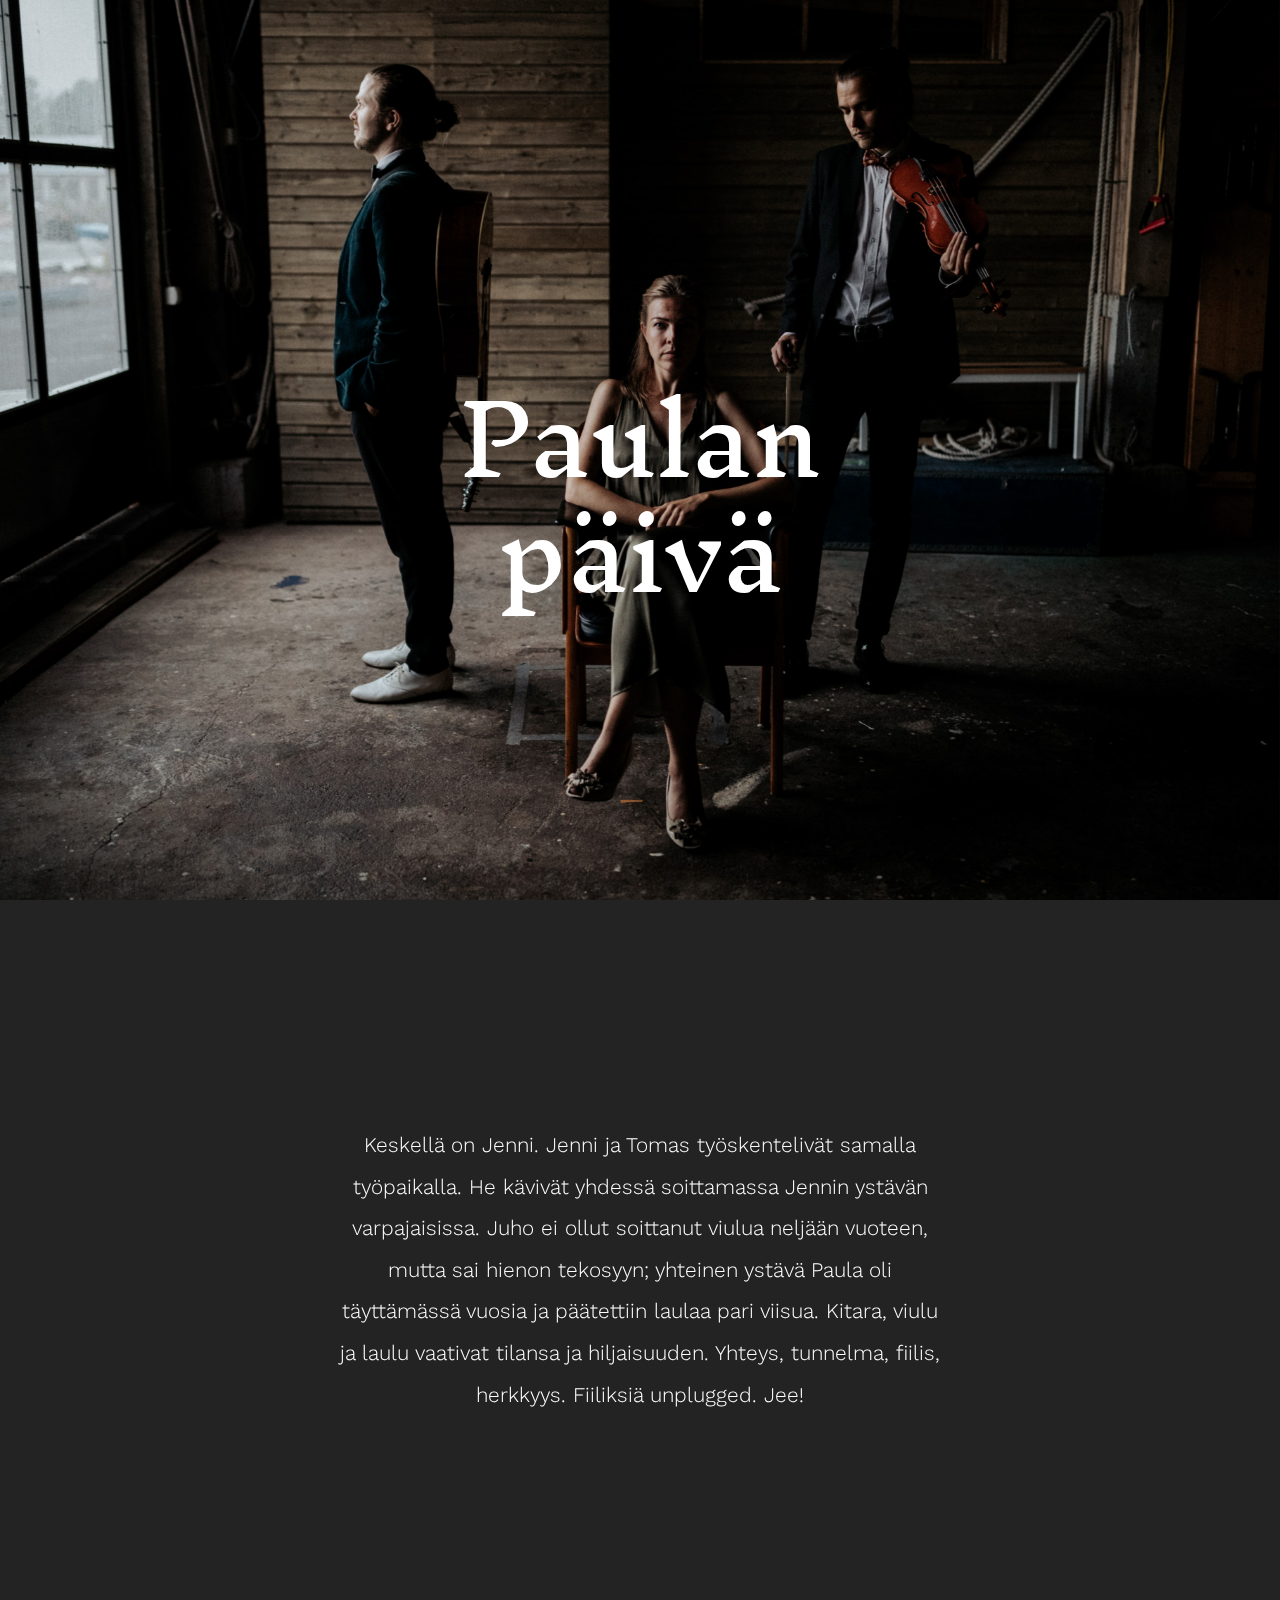
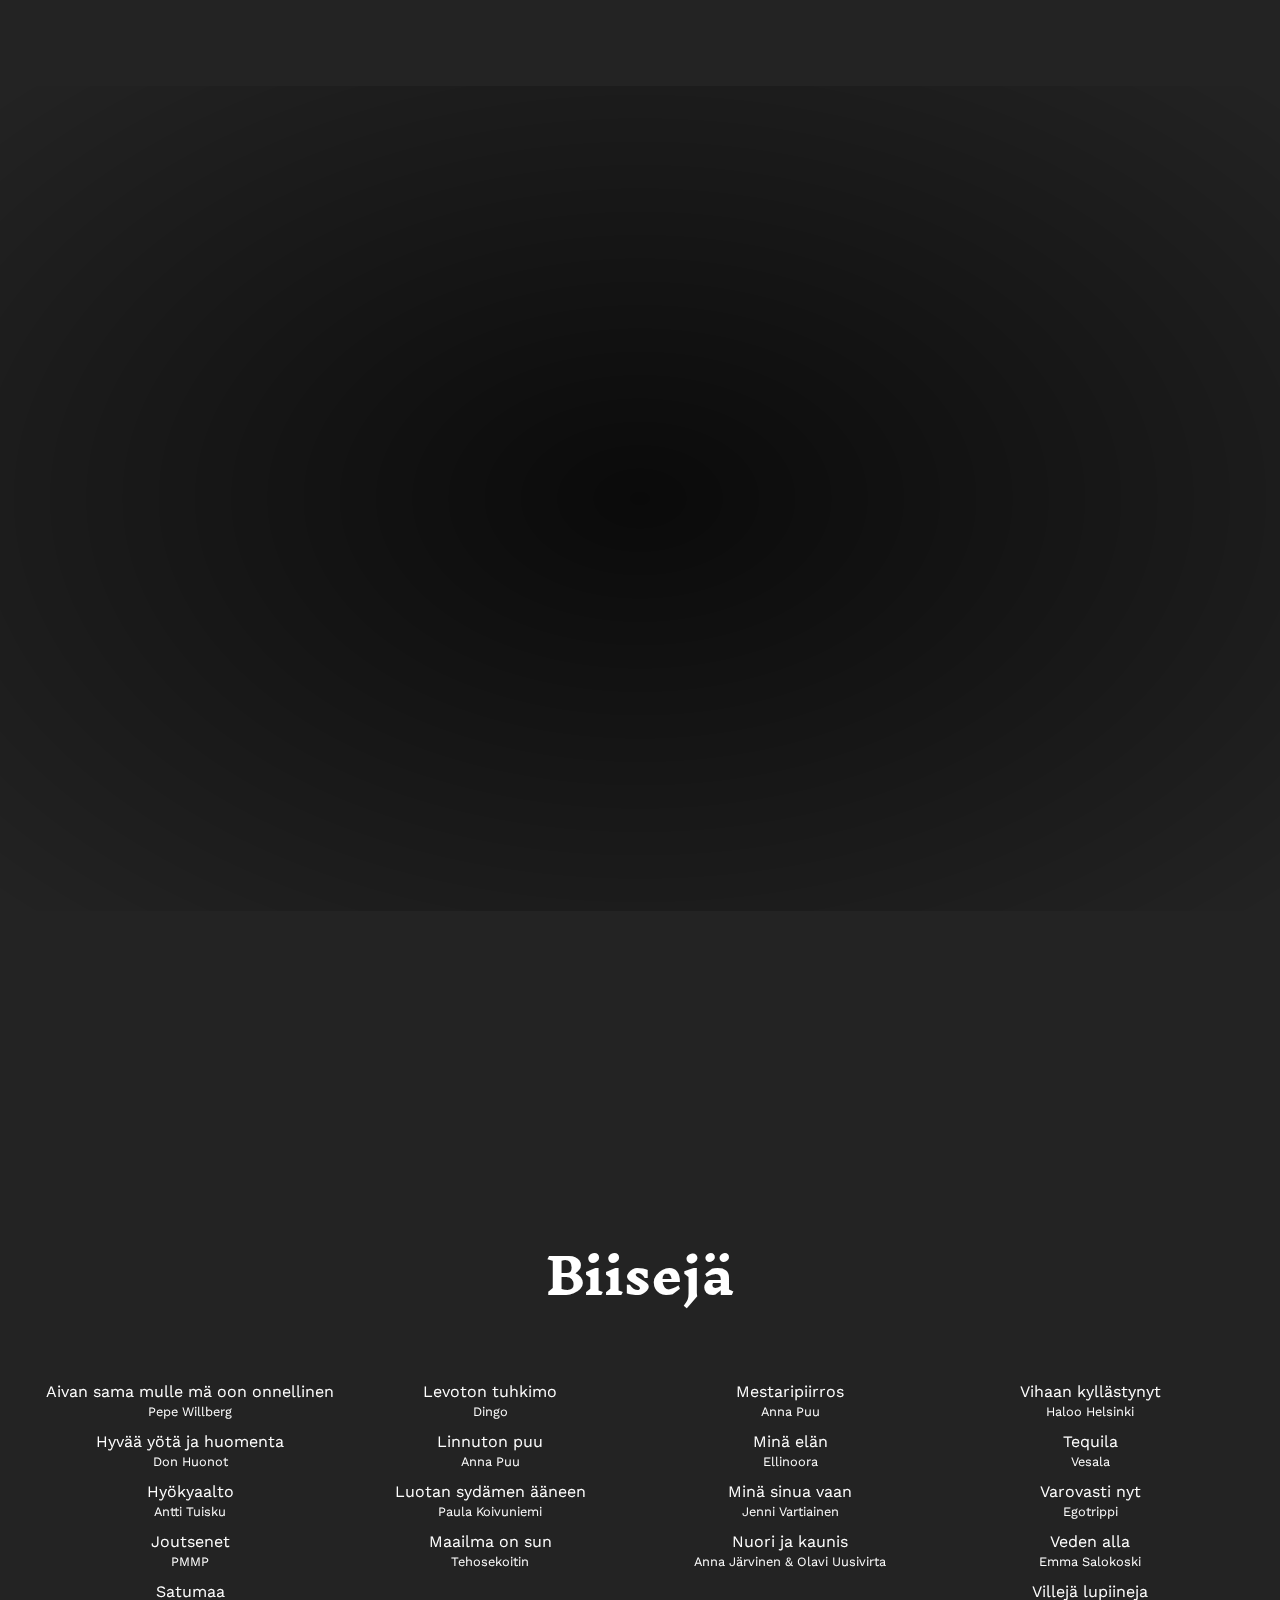
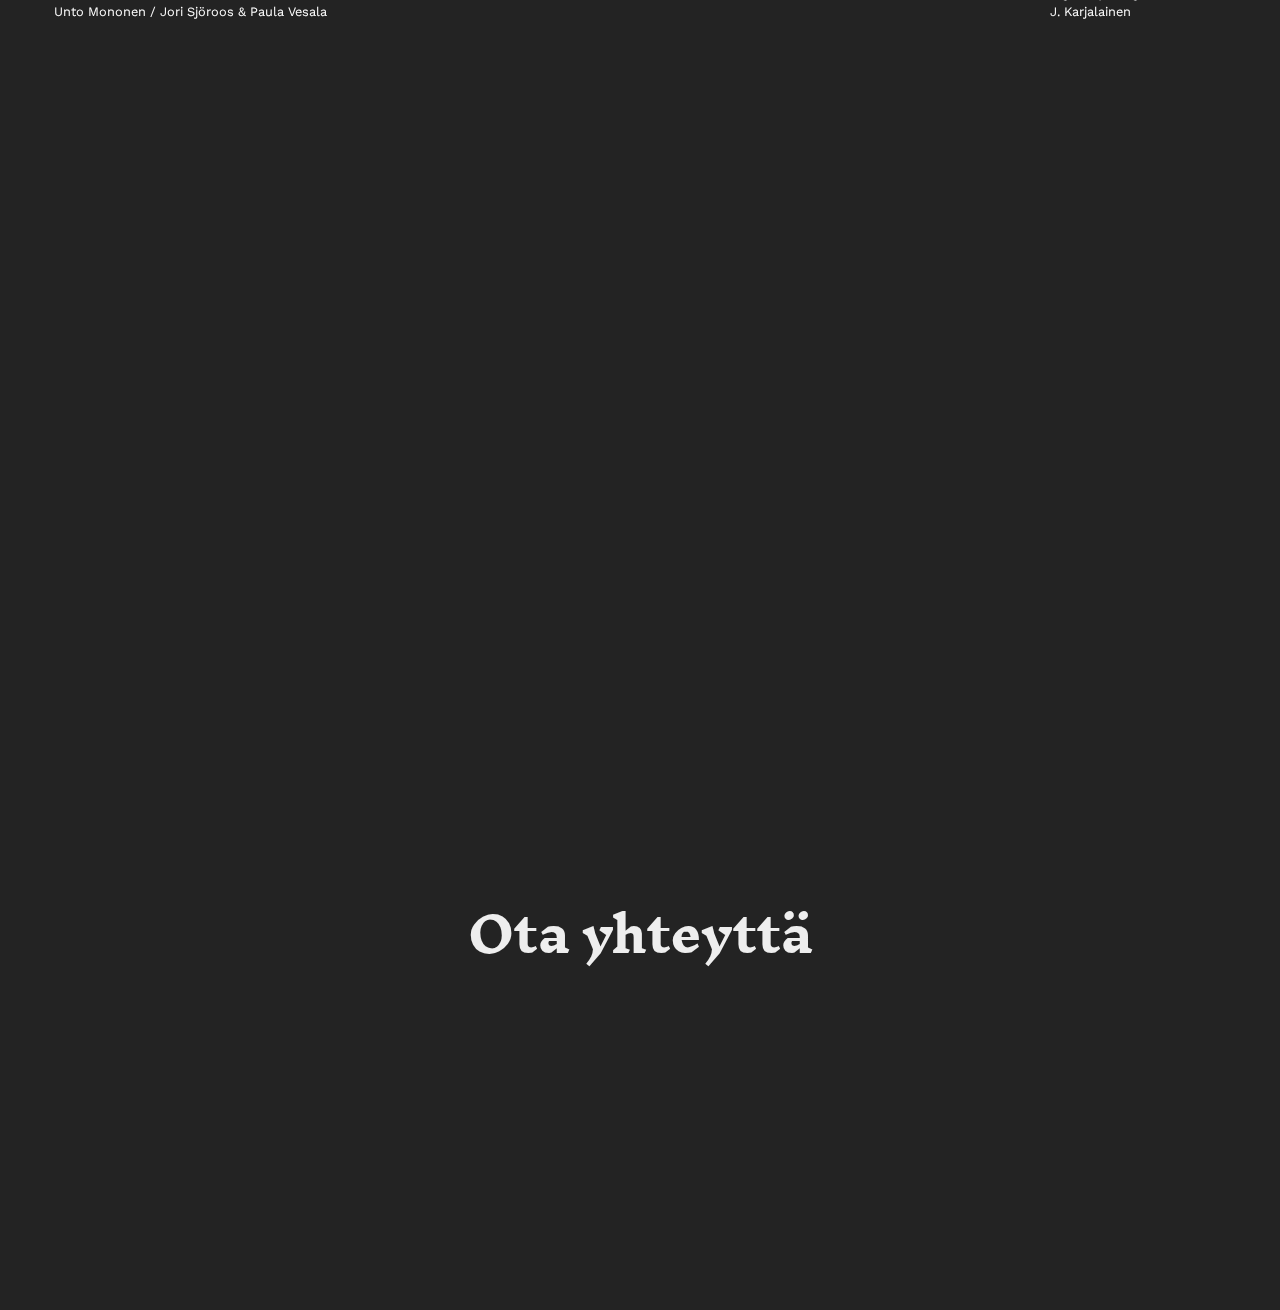
<file: index.html>
<head>
	<title>Paulan Päivä</title>
	<link rel="stylesheet" type="text/css" href="pp1.css">
</head>
<body>
	<div id="hero-image"></div>
	<!-- <div class="section-light" id="quote">
	<div id="hero-image">
		<div id="hero-text">Paulan päivä</div>
	</div>
	<div class="section-light" id="quote">
		<div class="quote-div">
			<p class="quote">“FB-HEHKUTUKSESTA QUOTE”</p>
			<p class="quoter">Paula Poukka (useat syntymäpäiväjuhlat)</p>
		</div>
		<div class="quote-div">
			<p class="quote">“QUOTE”</p>
			<p class="quoter">Liisa Kannisto & Petri Vilén (hääpari)</p>
		</div>
		<div class="quote-div">
			<p class="quote">“Monet vieraat hehkuttivat koko illan teidän herkkyyttänne ja taitojanne. Lisäksi olen kuluneen viikon aikana jutellut yhden jos toisenkin juhlijan kanssa, ja teitä on poikkeuksetta kehuttu. Teitte hyvän vaikutuksen ja annoitte juhlille juuri sen tunteellisuuden, jota hain. Kiitos!”</p>
			<p class="quoter">Mika Martikainen (50-vuotisjuhlat)</p>
		</div>
		<div class="quote-div">
			<p class="quote">"QUOTE”</p>
			<p class="quoter">Hanna & Tommi Toivonen (hääpari)</p>
		</div>
		<div class="quote-div">
			<p class="quote">“QUOTE”</p>
			<p class="quoter">Otto Pesola (akateemiset vuosijuhlat)</p>
		</div>
		<div class="quote-div">
			<p class="quote">“QUOTE”</p>
			<p class="quoter">Linda ### & Jäbän nimi (hääpari)</p>
		</div>
		<div class="quote-div">
			<p class="quote">“QUOTE”</p>
			<p class="quoter">Jäbän nimi (40-vuotisjuhla, yllätysnumero)</p>
		</div>
		<div class="quote-div">
			<p class="quote">“QUOTE”</p>
			<p class="quoter">Alex Helaniemi (syntymäpäiväjuhlat)</p>
		</div>
	</div> -->
	<div class="hero-empty-box">
		<div id="hero-text">Paulan päivä</div>
	</div>
	<div class="content-box">
		<div class="section">
			<div class="story-box">
				Keskellä on Jenni. Jenni ja Tomas työskentelivät samalla työpaikalla.
				He kävivät yhdessä soittamassa Jennin ystävän varpajaisissa.
				Juho ei ollut soittanut viulua neljään vuoteen, mutta sai hienon tekosyyn;
				yhteinen ystävä Paula oli täyttämässä vuosia ja päätettiin laulaa pari viisua.
				Kitara, viulu ja laulu vaativat tilansa ja hiljaisuuden.
				Yhteys, tunnelma, fiilis, herkkyys.
				Fiiliksiä unplugged. Jee!
			</div>
		</div>
		<div class="section">
			<div id="video-grid-container">
				<div class="video-grid-item">
					<div class='embed-container'><iframe src='https://www.youtube.com/embed/ojYmJfMO6wE' frameborder='0' allowfullscreen></iframe>
					</div>
					<!-- <iframe width="560" height="315" src="
					https://www.youtube.com/embed/ojYmJfMO6wE?modestbranding=1;controls=1;showinfo=1;rel=0;fs=1" frameborder="0" allow="accelerometer; autoplay; encrypted-media; gyroscope; picture-in-picture" allowfullscreen></iframe> -->
				</div>
			</div>
		</div>
		<div class="section">
			<h1 id="biisit-h1">Biisejä</h1>
			<div class="biisit-grid-con1">
				<div class="biisit-grid-con2">
					<div class="biisit-grid-item">
						<p class="biisi">Aivan sama mulle mä oon onnellinen</p>
						<p class="artisti">Pepe Willberg</p>
						<!-- <p class="biisi">Aurinko</p>
						<p class="artisti">Reino & The Rhinos</p> -->
						<p class="biisi">Hyvää yötä ja huomenta</p>
						<p class="artisti">Don Huonot</p>
						<p class="biisi">Hyökyaalto</p>
						<p class="artisti">Antti Tuisku</p>
						<!-- <p class="biisi">Jäätelökesä</p>
						<p class="artisti">Maarit Hurmerinta</p> -->
						<p class="biisi">Joutsenet</p>
						<p class="artisti">PMMP</p>
						<p class="biisi">Satumaa</p>
						<p class="artisti">Unto Mononen / Jori Sjöroos & Paula Vesala</p>
					</div>
					<div class="biisit-grid-item">
						<!-- <p class="biisi">Kemiaa</p>
						<p class="artisti">Neon 2</p> -->
						<!-- <p class="biisi">Lähtisitkö</p>
						<p class="artisti">Pave Maijanen</p> -->
						<p class="biisi">Levoton tuhkimo</p>
						<p class="artisti">Dingo</p>
						<p class="biisi">Linnuton puu</p>
						<p class="artisti">Anna Puu</p>
						<p class="biisi">Luotan sydämen ääneen</p>
						<p class="artisti">Paula Koivuniemi</p>
						<p class="biisi">Maailma on sun</p>
						<p class="artisti">Tehosekoitin</p>
					</div>
				</div>
				<div class="biisit-grid-con2">
					<div class="biisit-grid-item">
						<p class="biisi">Mestaripiirros</p>
						<p class="artisti">Anna Puu</p>
						<p class="biisi">Minä elän</p>
						<p class="artisti">Ellinoora</p>
						<p class="biisi">Minä sinua vaan</p>
						<p class="artisti">Jenni Vartiainen</p>
						<!-- <p class="biisi">Mysteriet</p>
						<p class="artisti">Aki Sirkesalo, Lisa Nilsson</p> -->
						<!-- <p class="biisi">Naispaholainen</p>
						<p class="artisti">Aki Sirkesalo</p> -->
						<p class="biisi">Nuori ja kaunis</p>
						<p class="artisti">Anna Järvinen & Olavi Uusivirta</p>
					</div>
					<div class="biisit-grid-item">
						<p class="biisi">Vihaan kyllästynyt</p>
						<p class="artisti">Haloo Helsinki</p>
						<p class="biisi">Tequila</p>
						<p class="artisti">Vesala</p>
						<p class="biisi">Varovasti nyt</p>
						<p class="artisti">Egotrippi</p>
						<p class="biisi">Veden alla</p>
						<p class="artisti">Emma Salokoski</p>
						<p class="biisi">Villejä lupiineja</p>
						<p class="artisti">J. Karjalainen</p>
					</div>
				</div>
			</div>
		</div>
		<div class="section">
			<div class="soundcloud-player" style="width:80%; max-width:600; margin:0 auto;">
				<iframe width="100%" height="300" scrolling="yes" frameborder="no" allow="autoplay" src="https://w.soundcloud.com/player/?url=https%3A//api.soundcloud.com/playlists/712647168&color=%23ff5500&auto_play=false&hide_related=false&show_comments=true&show_user=true&show_reposts=false&show_teaser=true&visual=true"></iframe>
			</div>
		</div>
		<div class="section">
			<a id="email" href="mailto:tomas.kukkonen@gmail.com">Ota yhteyttä</a>
		</div>
	<div id="footer"></div>
</body>
</file>
<file: pp1.css>
@import url('https://fonts.googleapis.com/css?family=Frank+Ruhl+Libre|Open+Sans');
@import url('https://fonts.googleapis.com/css?family=Alata|Didact+Gothic|Inknut+Antiqua:300,400,500,600,700,800,900|Josefin+Sans:400,400i,600,600i,700,700i|Nova+Cut|Reenie+Beanie|Work+Sans:400,500,600,700,800,900|ZCOOL+XiaoWei&display=swap');

body{
	font-family: 'Work sans', sans-serif;
	color: #FFFFFF;
	background-color: #333333;
	text-align: center;
	margin: 0;
}

#header{
	padding-top: 35px;
	font-size: 1.2em;
	color: white;
}

#hero-image{
	background-image: url("Resources/1920_PP.jpg");
	min-width: 100%;
	min-height: 100vh;
	background-position: 50%;
	background-position-y: 10%;
	background-repeat: no-repeat;
	background-size: cover;
	margin-bottom: 40;
	position: fixed;
	z-index: -1;
}

#hero-text {
	/* font-family: 'Alata', sans-serif; */
	/* font-family: 'Josefin Sans', sans-serif; */
	font-family: 'Inknut Antiqua', serif;
	/* font-family: 'Frank Ruhl Libre', serif; */
	/* font-family: 'Work Sans', sans-serif; */
	/* font-family: 'ZCOOL XiaoWei', serif; */
	/* font-family: 'Nova Cut', cursive; */
	font-size: 6em;
	line-height: 1.2em;
	position: absolute;
	top: 55%;
	left: 50%;
	transform: translate(-50%, -50%);
	color: white;
}


#quote {
	width: 90%;
	margin: auto;
	max-width: 600;
}

.hero-empty-box{
	width: 100%;
	height: 100vh;
}

.content-box{
	background: rgba(0, 0, 0, .3);
	/* filter: opacity(90%); */
	margin-bottom: 0px;
}

.quotes {
	width: 90%;
	margin-left: auto;
	margin-right: auto;
	font-style: italic;
	font-size: 1.2em;
}

.quoter {
	margin-top: -10;
	font-family: 'Frank Ruhl Libre', serif;
	font-style: italic;
	font-size: 0.9em;
}

#video-grid-container {
	display: grid;
	margin: auto;
	max-width: 1200;
	grid-template-columns: repeat(auto-fit, minmax(560px, 1fr));
	padding: 100px;
	background: radial-gradient(rgba(0, 0, 0, 0.7),rgba(0, 0, 0, 0));
}

.embed-container {
	position: relative;
	padding-bottom: 56.25%;
	height: 0;
	overflow: hidden;
	max-width: 100%;
}

.embed-container iframe, .embed-container object, .embed-container embed {
	position: absolute;
	top: 0;
	left: 0;
	width: 100%;
	height: 100%;
}

.video-grid-item {

	padding: 20px;
	font-size: 30px;
}

.youtube-clip {
	width:80%;
	max-width: 1080px;
	min-width: 360px;
	margin:0 auto;
}

.section{
	padding: 15vh 0px;
}

.story-box{
	max-width: 600px;
	padding-top: 10vh;
	padding-left: 30px;
	padding-right: 30px;
	margin: 0px auto;
	line-height: 2em;
	font-size: 1.3em;
	font-weight: 300;
}

#biisit-h1{
	font-family: 'Inknut Antiqua', serif;
	font-size: 3em;
	text-align: center;
	margin-bottom: 5vh;
}

.biisit-grid-con1{
	display: grid;
	max-width: 1200;
	margin: auto;
	grid-template-columns: repeat(auto-fit, minmax(250px, 1fr));
	/* margin-top: 60px; */
	/* margin-bottom: 60px; */
}

.biisit-grid-con2{
	display: grid;
  	grid-template-columns: repeat(auto-fit, minmax(250px, 1fr));

}

.biisit-grid-item{
	margin-bottom: 0px;
}

#biisi-grid{
	display: grid;
}

#biisi-g-item{

}

.biisi{
	margin:0px;
}

.artisti{
	margin-top: 3px;
	font-size: 0.8em;
}

.grid-container {
  display: grid;
  grid-template-columns: auto auto auto;
  background-color: #2196F3;
  padding: 10px;
}

.item2 {
  background-color: rgba(255, 255, 255, 0.8);
  border: 1px solid rgba(0, 0, 0, 0.8);
  padding: 20px;
  font-size: 30px;
}

#footer{
	font-size: 0.8em;
	padding-bottom: 20vh;
}

#email{
	font-family: 'Inknut Antiqua', serif;
	font-size: 3em;
	font-weight: bold;
	text-decoration: none;
	color: #eeeeee;
}

#email:hover{
	color: #666666;
}
</file>
